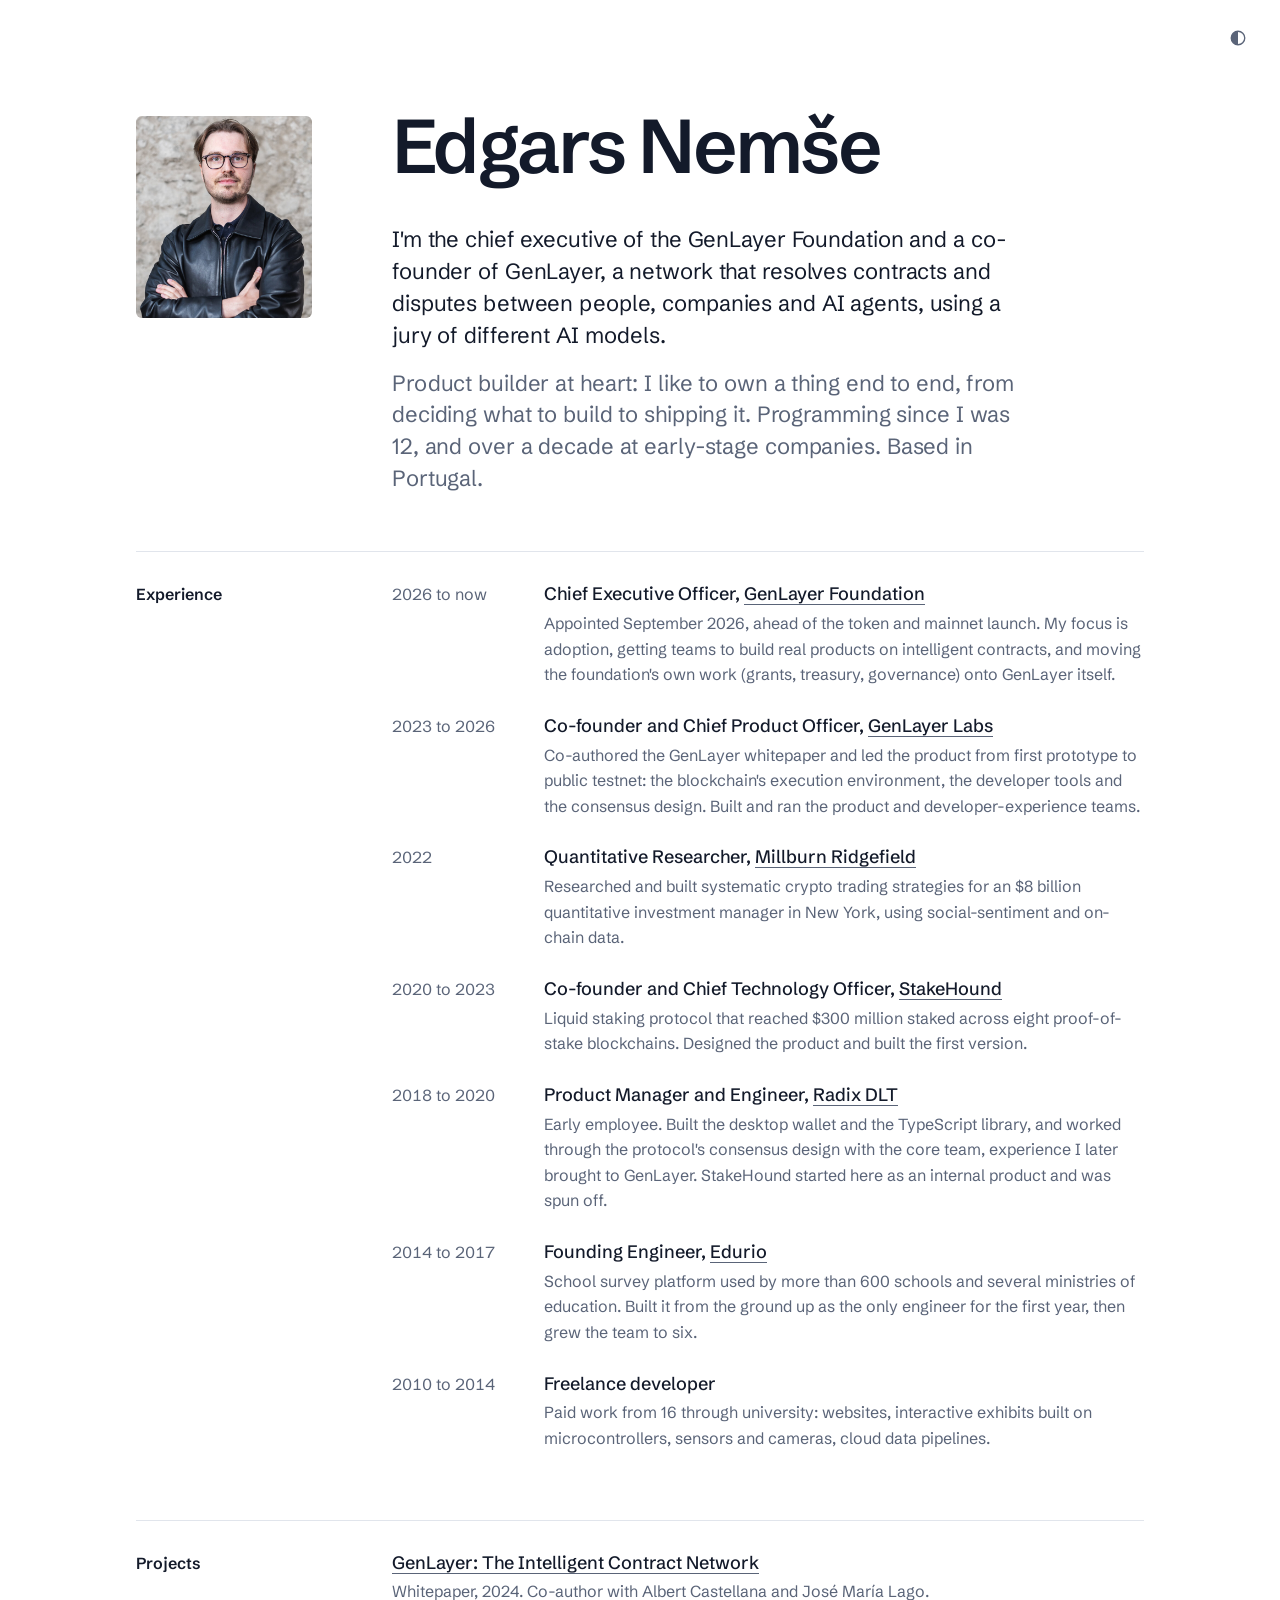
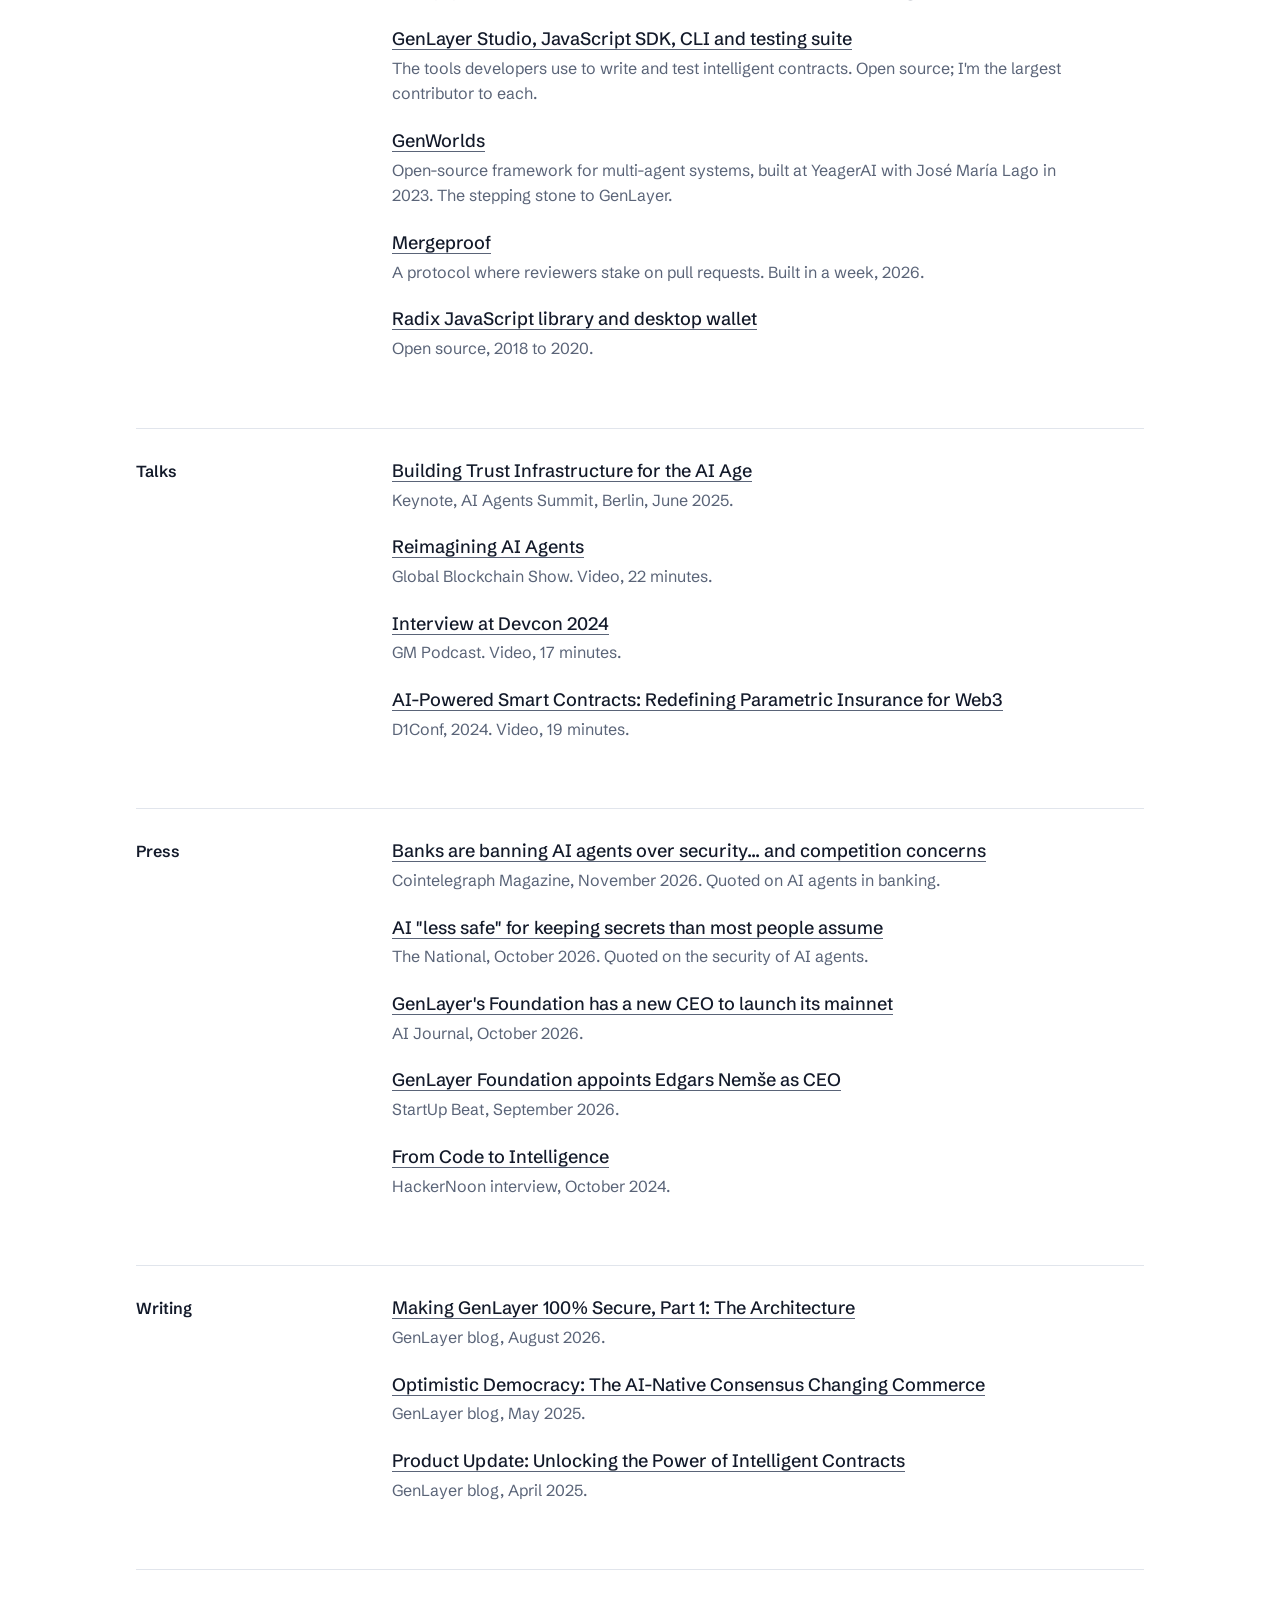
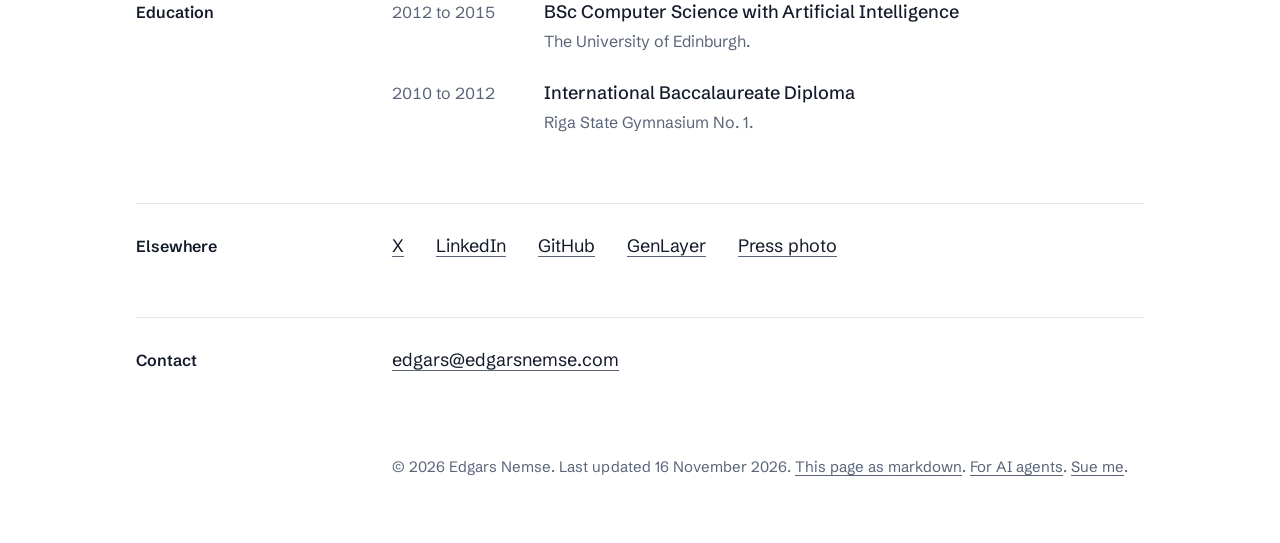
<file: index.html>
<!doctype html>
<!--
  Edgars of House Nemše, First of His Name,
  Chief Executive of the Foundation, Co-Founder of GenLayer,
  Builder of Products, Breaker of Builds.
-->
<html lang="en">
<head>
<meta charset="utf-8">
<meta name="viewport" content="width=device-width, initial-scale=1">
<title>Edgars Nemše (Edgars Nemse)</title>
<meta name="description" content="Edgars Nemše (also written Edgars Nemse) is Chief Executive Officer of the GenLayer Foundation and a co-founder of GenLayer. He builds products at early-stage technology companies and is based in Portugal.">
<link rel="canonical" href="https://edgarsnemse.com/">
<link rel="alternate" type="text/markdown" href="https://edgarsnemse.com/index.md" title="This page as markdown">
<link rel="alternate" type="application/json" href="https://edgarsnemse.com/index.json" title="This page as JSON">
<meta property="og:type" content="profile">
<meta property="og:title" content="Edgars Nemše">
<meta property="og:description" content="Chief Executive Officer of the GenLayer Foundation. Co-founder of GenLayer. Product builder.">
<meta property="og:url" content="https://edgarsnemse.com/">
<meta property="og:image" content="https://edgarsnemse.com/og.jpg">
<meta property="og:image:width" content="1200">
<meta property="og:image:height" content="630">
<meta property="og:image:alt" content="Edgars Nemše, Chief Executive Officer of the GenLayer Foundation">
<meta property="og:site_name" content="Edgars Nemše">
<meta property="og:locale" content="en_GB">
<meta property="profile:first_name" content="Edgars">
<meta property="profile:last_name" content="Nemše">
<meta name="twitter:card" content="summary_large_image">
<meta name="twitter:site" content="@EdgarsNemse">
<meta name="twitter:creator" content="@EdgarsNemse">
<meta name="author" content="Edgars Nemše">
<link rel="icon" href="/favicon.ico" sizes="48x48">
<link rel="icon" href="/icon-192.png" type="image/png" sizes="192x192">
<link rel="apple-touch-icon" href="/apple-touch-icon.png">
<link rel="preconnect" href="https://fonts.googleapis.com">
<link rel="preconnect" href="https://fonts.gstatic.com" crossorigin>
<link href="https://fonts.googleapis.com/css2?family=Schibsted+Grotesk:wght@400;500;600&display=swap" rel="stylesheet">
<link rel="stylesheet" href="style.css">
<script>
try { var t = localStorage.getItem("theme"); if (t === "light" || t === "dark") document.documentElement.dataset.theme = t; } catch (e) {}
</script>
<script type="application/ld+json">
{
  "@context": "https://schema.org",
  "@graph": [
    {
      "@type": "WebSite",
      "@id": "https://edgarsnemse.com/#site",
      "url": "https://edgarsnemse.com/",
      "name": "Edgars Nemše",
      "alternateName": "Edgars Nemse",
      "inLanguage": "en",
      "publisher": { "@id": "https://edgarsnemse.com/#me" }
    },
    {
      "@type": "ProfilePage",
      "@id": "https://edgarsnemse.com/#page",
      "url": "https://edgarsnemse.com/",
      "name": "Edgars Nemše",
      "isPartOf": { "@id": "https://edgarsnemse.com/#site" },
      "inLanguage": "en",
      "dateModified": "2026-11-16",
      "mainEntity": { "@id": "https://edgarsnemse.com/#me" }
    },
    {
      "@type": "Person",
      "@id": "https://edgarsnemse.com/#me",
      "name": "Edgars Nemše",
      "alternateName": "Edgars Nemse",
      "givenName": "Edgars",
      "familyName": "Nemše",
      "description": "Chief Executive Officer of the GenLayer Foundation and a co-founder of GenLayer. Product builder, based in Portugal.",
      "url": "https://edgarsnemse.com/",
      "mainEntityOfPage": { "@id": "https://edgarsnemse.com/#page" },
      "image": "https://edgarsnemse.com/edgars-nemse.jpg",
      "email": "mailto:edgars@edgarsnemse.com",
      "jobTitle": "Chief Executive Officer",
      "worksFor": { "@type": "Organization", "name": "GenLayer Foundation", "url": "https://genlayer.foundation/" },
      "alumniOf": [
        { "@type": "CollegeOrUniversity", "name": "The University of Edinburgh" },
        { "@type": "HighSchool", "name": "Riga State Gymnasium No. 1" }
      ],
      "homeLocation": { "@type": "Country", "name": "Portugal" },
      "sameAs": [
        "https://www.linkedin.com/in/edgars-nemse/",
        "https://x.com/EdgarsNemse",
        "https://github.com/MuncleUscles",
        "https://cryptoslate.com/people/edgars-nemse/",
        "https://iq.wiki/wiki/edgars-nemse",
        "https://www.wikidata.org/wiki/Q142167964"
      ]
    }
  ]
}
</script>
</head>
<body>
<button class="theme-toggle" id="theme-toggle" type="button" hidden>
  <svg viewBox="0 0 20 20" aria-hidden="true"><circle cx="10" cy="10" r="7.5" fill="none" stroke="currentColor" stroke-width="1.5"/><path d="M10 2.5a7.5 7.5 0 0 0 0 15z" fill="currentColor"/></svg>
</button>
<main>
  <header>
    <img class="portrait" src="portrait.jpg" width="640" height="736" alt="Portrait of Edgars Nemše">
    <h1>Edgars Nemše</h1>
    <p class="lead">I'm the chief executive of the GenLayer Foundation and a co-founder of GenLayer, a network that resolves contracts and disputes between people, companies and AI agents, using a jury of different AI models.</p>
    <p class="lead">Product builder at heart: I like to own a thing end to end, from deciding what to build to shipping it. Programming since I was 12, and over a decade at early-stage companies. Based in Portugal.</p>
  </header>

  <section aria-labelledby="work">
    <h2 id="work">Experience</h2>
    <ol class="timeline">
      <li>
        <span class="when">2026 to now</span>
        <div>
          <h3>Chief Executive Officer, <a href="https://genlayer.foundation/">GenLayer Foundation</a></h3>
          <p>Appointed September 2026, ahead of the token and mainnet launch. My focus is adoption, getting teams to build real products on intelligent contracts, and moving the foundation's own work (grants, treasury, governance) onto GenLayer itself.</p>
        </div>
      </li>
      <li>
        <span class="when">2023 to 2026</span>
        <div>
          <h3>Co-founder and Chief Product Officer, <a href="https://www.genlayerlabs.com/">GenLayer Labs</a></h3>
          <p>Co-authored the GenLayer whitepaper and led the product from first prototype to public testnet: the blockchain's execution environment, the developer tools and the consensus design. Built and ran the product and developer-experience teams.</p>
        </div>
      </li>
      <li>
        <span class="when">2022</span>
        <div>
          <h3>Quantitative Researcher, <a href="https://millburn.com/">Millburn Ridgefield</a></h3>
          <p>Researched and built systematic crypto trading strategies for an $8 billion quantitative investment manager in New York, using social-sentiment and on-chain data.</p>
        </div>
      </li>
      <li>
        <span class="when">2020 to 2023</span>
        <div>
          <h3>Co-founder and Chief Technology Officer, <a href="https://stakehound.com/">StakeHound</a></h3>
          <p>Liquid staking protocol that reached $300 million staked across eight proof-of-stake blockchains. Designed the product and built the first version.</p>
        </div>
      </li>
      <li>
        <span class="when">2018 to 2020</span>
        <div>
          <h3>Product Manager and Engineer, <a href="https://www.radixdlt.com/">Radix DLT</a></h3>
          <p>Early employee. Built the desktop wallet and the TypeScript library, and worked through the protocol's consensus design with the core team, experience I later brought to GenLayer. StakeHound started here as an internal product and was spun off.</p>
        </div>
      </li>
      <li>
        <span class="when">2014 to 2017</span>
        <div>
          <h3>Founding Engineer, <a href="https://home.edurio.com/">Edurio</a></h3>
          <p>School survey platform used by more than 600 schools and several ministries of education. Built it from the ground up as the only engineer for the first year, then grew the team to six.</p>
        </div>
      </li>
      <li>
        <span class="when">2010 to 2014</span>
        <div>
          <h3>Freelance developer</h3>
          <p>Paid work from 16 through university: websites, interactive exhibits built on microcontrollers, sensors and cameras, cloud data pipelines.</p>
        </div>
      </li>
    </ol>
  </section>

  <section aria-labelledby="selected">
    <h2 id="selected">Projects</h2>
    <ul class="entries">
      <li>
        <h3><a href="https://genlayer.com/whitepaper-v1">GenLayer: The Intelligent Contract Network</a></h3>
        <p>Whitepaper, 2024. Co-author with Albert Castellana and José María Lago.</p>
      </li>
      <li>
        <h3><a href="https://github.com/genlayerlabs/genlayer-studio">GenLayer Studio, JavaScript SDK, CLI and testing suite</a></h3>
        <p>The tools developers use to write and test intelligent contracts. Open source; I'm the largest contributor to each.</p>
      </li>
      <li>
        <h3><a href="https://github.com/yeagerai/genworlds">GenWorlds</a></h3>
        <p>Open-source framework for multi-agent systems, built at YeagerAI with José María Lago in 2023. The stepping stone to GenLayer.</p>
      </li>
      <li>
        <h3><a href="https://mergeproof.com">Mergeproof</a></h3>
        <p>A protocol where reviewers stake on pull requests. Built in a week, 2026.</p>
      </li>
      <li>
        <h3><a href="https://github.com/radixdlt/radixdlt-js">Radix JavaScript library and desktop wallet</a></h3>
        <p>Open source, 2018 to 2020.</p>
      </li>
    </ul>
  </section>

  <section aria-labelledby="talks">
    <h2 id="talks">Talks</h2>
    <ul class="entries">
      <li>
        <h3><a href="https://ai-agents-summit.com/ais25">Building Trust Infrastructure for the AI Age</a></h3>
        <p>Keynote, AI Agents Summit, Berlin, June 2025.</p>
      </li>
      <li>
        <h3><a href="https://www.youtube.com/watch?v=urDjLPUyhKg">Reimagining AI Agents</a></h3>
        <p>Global Blockchain Show. Video, 22 minutes.</p>
      </li>
      <li>
        <h3><a href="https://www.youtube.com/watch?v=ySRwjstncmQ">Interview at Devcon 2024</a></h3>
        <p>GM Podcast. Video, 17 minutes.</p>
      </li>
      <li>
        <h3><a href="https://www.youtube.com/watch?v=M5TbcgdZeac">AI-Powered Smart Contracts: Redefining Parametric Insurance for Web3</a></h3>
        <p>D1Conf, 2024. Video, 19 minutes.</p>
      </li>
    </ul>
  </section>

  <section aria-labelledby="press">
    <h2 id="press">Press</h2>
    <ul class="entries">
      <li>
        <h3><a href="https://cointelegraph.com/magazine/banks-are-banning-ai-agents-over-security-and-competition-concerns">Banks are banning AI agents over security... and competition concerns</a></h3>
        <p>Cointelegraph Magazine, November 2026. Quoted on AI agents in banking.</p>
      </li>
      <li>
        <h3><a href="https://www.thenationalnews.com/future/technology/2026/10/04/ai-less-safe-for-keeping-secrets-than-most-people-assume/">AI "less safe" for keeping secrets than most people assume</a></h3>
        <p>The National, October 2026. Quoted on the security of AI agents.</p>
      </li>
      <li>
        <h3><a href="https://aijourn.com/genlayers-foundation-is-building-a-network-where-multiple-ai-models-vote-on-contract-disputes-and-it-has-a-new-ceo-to-launch-its-mainnet/">GenLayer's Foundation has a new CEO to launch its mainnet</a></h3>
        <p>AI Journal, October 2026.</p>
      </li>
      <li>
        <h3><a href="https://startupbeat.com/genlayer-foundation-appoints-edgars-nemse-as-ceo-ahead-of-token-mainnet-launch/39656/">GenLayer Foundation appoints Edgars Nemše as CEO</a></h3>
        <p>StartUp Beat, September 2026.</p>
      </li>
      <li>
        <h3><a href="https://hackernoon.com/from-code-to-intelligence-how-yeagerai-is-building-internet-native-smart-contracts">From Code to Intelligence</a></h3>
        <p>HackerNoon interview, October 2024.</p>
      </li>
    </ul>
  </section>

  <section aria-labelledby="writing">
    <h2 id="writing">Writing</h2>
    <ul class="entries">
      <li>
        <h3><a href="https://genlayer.com/blog/making-genlayer-100-percent-secure-part-1-the-architecture">Making GenLayer 100% Secure, Part 1: The Architecture</a></h3>
        <p>GenLayer blog, August 2026.</p>
      </li>
      <li>
        <h3><a href="https://genlayer.com/blog/optimistic-democracy-the-ai-native-consensus-changing-commerce">Optimistic Democracy: The AI-Native Consensus Changing Commerce</a></h3>
        <p>GenLayer blog, May 2025.</p>
      </li>
      <li>
        <h3><a href="https://genlayer.com/blog/genlayer-product-update-unlocking-the-power-of-intelligent-contracts-26b0c">Product Update: Unlocking the Power of Intelligent Contracts</a></h3>
        <p>GenLayer blog, April 2025.</p>
      </li>
    </ul>
  </section>

  <section aria-labelledby="education">
    <h2 id="education">Education</h2>
    <ol class="timeline">
      <li>
        <span class="when">2012 to 2015</span>
        <div>
          <h3>BSc Computer Science with Artificial Intelligence</h3>
          <p>The University of Edinburgh.</p>
        </div>
      </li>
      <li>
        <span class="when">2010 to 2012</span>
        <div>
          <h3>International Baccalaureate Diploma</h3>
          <p>Riga State Gymnasium No. 1.</p>
        </div>
      </li>
    </ol>
  </section>

  <section aria-labelledby="elsewhere">
    <h2 id="elsewhere">Elsewhere</h2>
    <ul class="links">
      <li><a href="https://x.com/EdgarsNemse" rel="me">X</a></li>
      <li><a href="https://www.linkedin.com/in/edgars-nemse/" rel="me">LinkedIn</a></li>
      <li><a href="https://github.com/MuncleUscles" rel="me">GitHub</a></li>
      <li><a href="https://www.genlayer.com/">GenLayer</a></li>
      <li><a href="edgars-nemse.jpg">Press photo</a></li>
    </ul>
  </section>

  <section aria-labelledby="contact">
    <h2 id="contact">Contact</h2>
    <p><a href="mailto:edgars@edgarsnemse.com">edgars@edgarsnemse.com</a></p>
  </section>

  <footer>
    <p>© 2026 Edgars Nemse. Last updated <time datetime="2026-11-16">16 November 2026</time>. <span class="screen-only"><a href="index.md">This page as markdown</a>. <a href="agents.md">For AI agents</a>. <a href="https://internetcourt.org/">Sue me</a>.</span></p>
  </footer>
</main>
<script>
(function () {
  var root = document.documentElement, btn = document.getElementById("theme-toggle");
  function current() {
    return root.dataset.theme || (matchMedia("(prefers-color-scheme: dark)").matches ? "dark" : "light");
  }
  function label() {
    var next = current() === "dark" ? "light" : "dark";
    btn.setAttribute("aria-label", "Switch to " + next + " theme");
    btn.title = "Switch to " + next + " theme";
  }
  btn.addEventListener("click", function () {
    var next = current() === "dark" ? "light" : "dark";
    root.dataset.theme = next;
    try { localStorage.setItem("theme", next); } catch (e) {}
    label();
  });
  label();
  btn.hidden = false;
  console.log("Edgars of House Nemše, First of His Name, Builder of Products, Breaker of Builds.");
})();
</script>
</body>
</html>
</file>
<file: style.css>
:root {
  --bg: #ffffff;
  --ink: #131a2a;
  --soft: #5a6478;
  --line: #e1e5ec;
  --accent: #0b5cad;
  color-scheme: light dark;
}

/* Dark values: followed from the system unless the visitor picked a theme. */
@media (prefers-color-scheme: dark) {
  :root:not([data-theme="light"]) {
    --bg: #10141c;
    --ink: #e8ecf3;
    --soft: #98a2b5;
    --line: #262d3a;
    --accent: #7fb2f0;
  }
}

:root[data-theme="dark"] {
  --bg: #10141c;
  --ink: #e8ecf3;
  --soft: #98a2b5;
  --line: #262d3a;
  --accent: #7fb2f0;
  color-scheme: dark;
}

:root[data-theme="light"] { color-scheme: light; }

* { box-sizing: border-box; }

html { -webkit-text-size-adjust: 100%; }

body {
  margin: 0;
  background: var(--bg);
  color: var(--ink);
  font-family: "Schibsted Grotesk", ui-sans-serif, system-ui, -apple-system, "Segoe UI", sans-serif;
  font-size: 1.125rem;
  line-height: 1.6;
  -webkit-font-smoothing: antialiased;
  text-rendering: optimizeLegibility;
}

main {
  max-width: 44rem;
  margin: 0 auto;
  padding: clamp(3rem, 12vh, 8rem) 1.5rem 4rem;
}

.portrait {
  display: block;
  width: 8.5rem;
  height: auto;
  margin: 0 0 2rem;
  border-radius: 0.375rem;
}

h1 {
  margin: 0;
  font-size: clamp(2.75rem, 9vw, 4.75rem);
  font-weight: 600;
  line-height: 1;
  letter-spacing: -0.035em;
}

.lead {
  margin: 2.5rem 0 0;
  max-width: 34rem;
  font-size: 1.375rem;
  line-height: 1.45;
  letter-spacing: -0.005em;
}

.lead + .lead {
  margin-top: 1rem;
  color: var(--soft);
}

section { margin-top: 4.5rem; }

h2 {
  margin: 0 0 1.25rem;
  padding-bottom: 0.75rem;
  border-bottom: 1px solid var(--line);
  font-size: 1rem;
  font-weight: 600;
}

h3 {
  margin: 0;
  font-size: inherit;
  font-weight: 500;
}

p { margin: 0; }

.timeline,
.links {
  margin: 0;
  padding: 0;
  list-style: none;
}

.timeline li {
  display: grid;
  grid-template-columns: 9rem 1fr;
  column-gap: 1.5rem;
  padding: 0.75rem 0;
}

.when {
  color: var(--soft);
  font-size: 1rem;
  font-variant-numeric: tabular-nums;
  line-height: 1.8;
  justify-self: start;
}

.timeline p {
  margin-top: 0.125rem;
  color: var(--soft);
  font-size: 1rem;
}

.entries {
  margin: 0;
  padding: 0;
  list-style: none;
}

.entries li { padding: 0.625rem 0; }

.entries p {
  margin-top: 0.125rem;
  color: var(--soft);
  font-size: 1rem;
}

.links {
  display: flex;
  flex-wrap: wrap;
  gap: 0.5rem 2rem;
}

a {
  color: inherit;
  text-decoration: underline;
  text-decoration-color: var(--soft);
  text-decoration-thickness: 1px;
  text-underline-offset: 0.2em;
}

a:hover {
  color: var(--accent);
  text-decoration-color: currentColor;
}

a:focus-visible {
  outline: 2px solid var(--accent);
  outline-offset: 3px;
  border-radius: 2px;
}

footer {
  margin-top: 5rem;
  color: var(--soft);
  font-size: 0.9375rem;
}

.theme-toggle {
  position: absolute;
  top: 1.25rem;
  right: 1.5rem;
  display: grid;
  place-items: center;
  width: 2.25rem;
  height: 2.25rem;
  padding: 0;
  border: 0;
  border-radius: 50%;
  background: none;
  color: var(--soft);
  cursor: pointer;
}

.theme-toggle svg { width: 1.125rem; height: 1.125rem; }

.theme-toggle:hover { color: var(--accent); }

.theme-toggle:focus-visible {
  outline: 2px solid var(--accent);
  outline-offset: 2px;
}

@media (max-width: 34rem) {
  .timeline li {
    grid-template-columns: 1fr;
    padding: 0.875rem 0;
  }
  .when { line-height: 1.5; }
}

/* Wide screens: a left rail holds the portrait and the section labels,
   so the content column can use the width. */
@media (min-width: 64rem) {
  main {
    max-width: 68rem;
    padding-left: 2.5rem;
    padding-right: 2.5rem;
  }

  header,
  section {
    display: grid;
    grid-template-columns: 13rem minmax(0, 1fr);
    column-gap: 3rem;
  }

  header > *,
  section > * { grid-column: 2; }

  header .portrait {
    grid-column: 1;
    grid-row: 1 / span 3;
    align-self: start;
    width: 11rem;
    margin: 0.5rem 0 0;
  }

  .lead { max-width: 40rem; }

  section {
    margin-top: 3.5rem;
    padding-top: 1.75rem;
    border-top: 1px solid var(--line);
  }

  section > h2 {
    grid-column: 1;
    margin: 0;
    padding: 0;
    border: 0;
    line-height: 1.8;
  }

  .timeline li:first-child,
  .entries li:first-child { padding-top: 0; }

  .timeline li { grid-template-columns: 8rem 1fr; }

  .timeline p,
  .entries p { max-width: 42rem; }

  footer { margin-left: 16rem; }
}

.notfound { display: block; }
.notfound .when { margin-bottom: 1rem; }

.notfound .caption {
  font-family: "Abril Fatface", "Cooper Black", Georgia, serif;
  font-weight: 400;
  font-size: clamp(2.5rem, 8.5vw, 4.5rem);
  line-height: 1.05;
  letter-spacing: 0;
  color: #f7e017;
  -webkit-text-stroke: 0.09em #14110a;
  paint-order: stroke fill;
}

/* Printing gives a plain CV: one column, black on white, links spelled out
   where the address is the point. */
@media print {
  @page { margin: 14mm 16mm; }

  :root, :root[data-theme="dark"], :root:not([data-theme="light"]) {
    --bg: #ffffff;
    --ink: #000000;
    --soft: #333333;
    --line: #bbbbbb;
    --accent: #000000;
    color-scheme: light;
  }

  body { font-size: 9.5pt; line-height: 1.4; }

  .theme-toggle, .portrait { display: none !important; }

  main { max-width: none; padding: 0; }

  header, section { display: block; }

  h1 { font-size: 24pt; letter-spacing: -0.02em; }

  .lead { max-width: none; margin-top: 8pt; font-size: 11pt; }
  .lead + .lead { margin-top: 4pt; color: var(--ink); }

  section { margin-top: 12pt; padding-top: 0; border-top: 0; }

  section > h2, h2 {
    margin: 0 0 4pt;
    padding: 0 0 2pt;
    border-bottom: 0.5pt solid var(--line);
    font-size: 9.5pt;
    line-height: 1.4;
  }

  .timeline li { grid-template-columns: 6.5rem 1fr; column-gap: 0.75rem; padding: 2.5pt 0; break-inside: avoid; }
  .entries li { padding: 2pt 0; break-inside: avoid; }
  .timeline li:first-child, .entries li:first-child { padding-top: 2pt; }

  .when, .timeline p, .entries p { font-size: 9pt; line-height: 1.4; max-width: none; }

  a { text-decoration: none; }

  .links { display: block; }
  .links li { padding: 1pt 0; }
  .links a[href^="http"]::after { content: ": " attr(href); color: var(--soft); }
  .links li:last-child { display: none; }

  footer { margin: 12pt 0 0; font-size: 8pt; }
  .screen-only { display: none; }
  footer p::after { content: " edgarsnemse.com"; }
}
</file>
